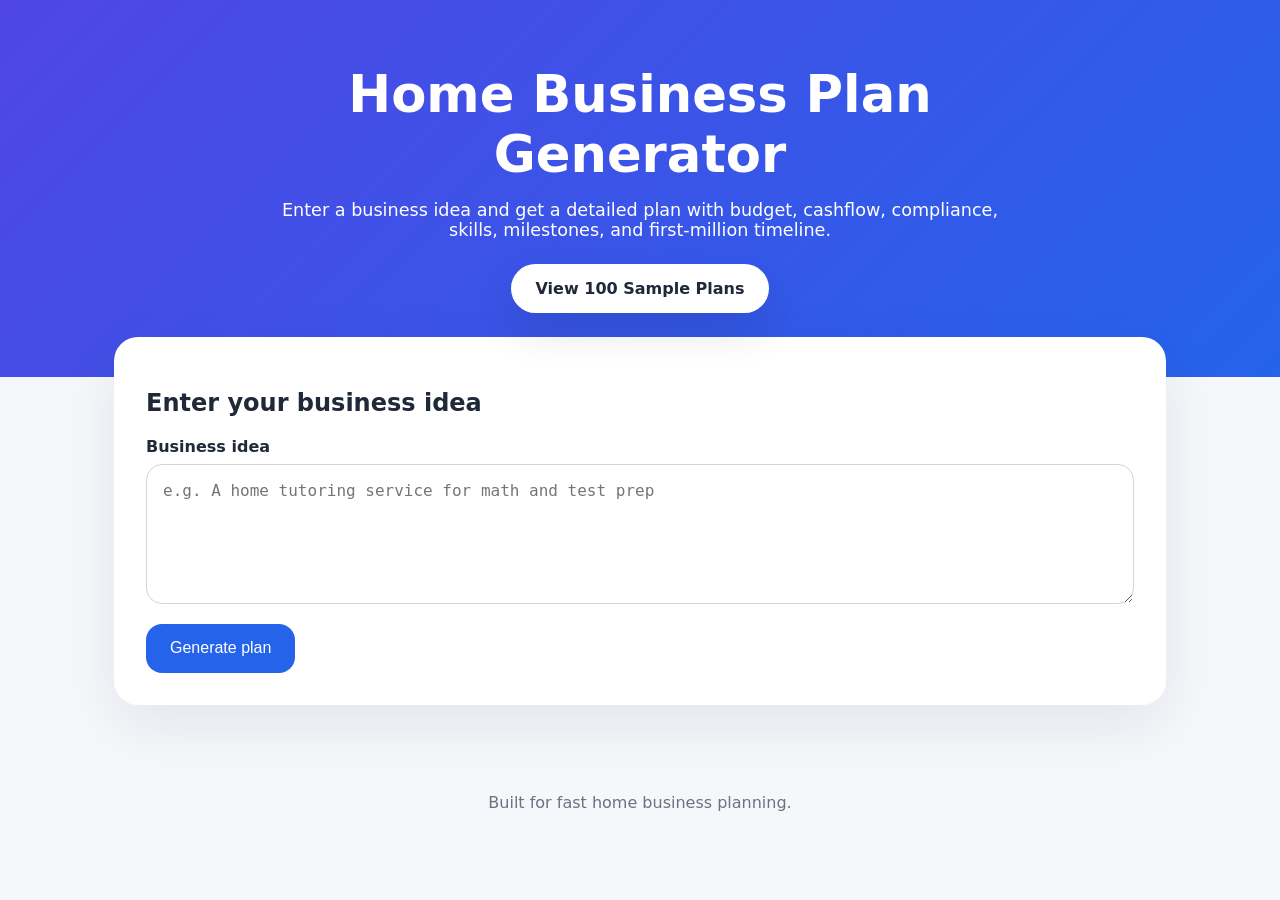
<file: web/index.html>
<!DOCTYPE html>
<html lang="en">
<head>
  <meta charset="UTF-8" />
  <meta name="viewport" content="width=device-width, initial-scale=1.0" />
  <title>Home Business Plan Generator</title>
  <link rel="stylesheet" href="styles.css" />
</head>
<body>
  <header class="hero">
    <div class="hero-content">
      <h1>Home Business Plan Generator</h1>
      <p>Enter a business idea and get a detailed plan with budget, cashflow, compliance, skills, milestones, and first-million timeline.</p>
      <a class="button" href="sample_plans.html">View 100 Sample Plans</a>
    </div>
  </header>

  <main class="container">
    <section class="form-card">
      <h2>Enter your business idea</h2>
      <form id="plan-form">
        <label for="idea">Business idea</label>
        <textarea id="idea" rows="4" placeholder="e.g. A home tutoring service for math and test prep"></textarea>
        <button type="submit">Generate plan</button>
      </form>
    </section>

    <section class="result-card hidden" id="result-card">
      <h2>Generated Business Plan</h2>
      <div id="result"></div>
      <button id="copy-button">Copy to clipboard</button>
    </section>
  </main>

  <footer class="footer">
    <p>Built for fast home business planning.</p>
  </footer>

  <script src="app.js"></script>
</body>
</html>
</file>
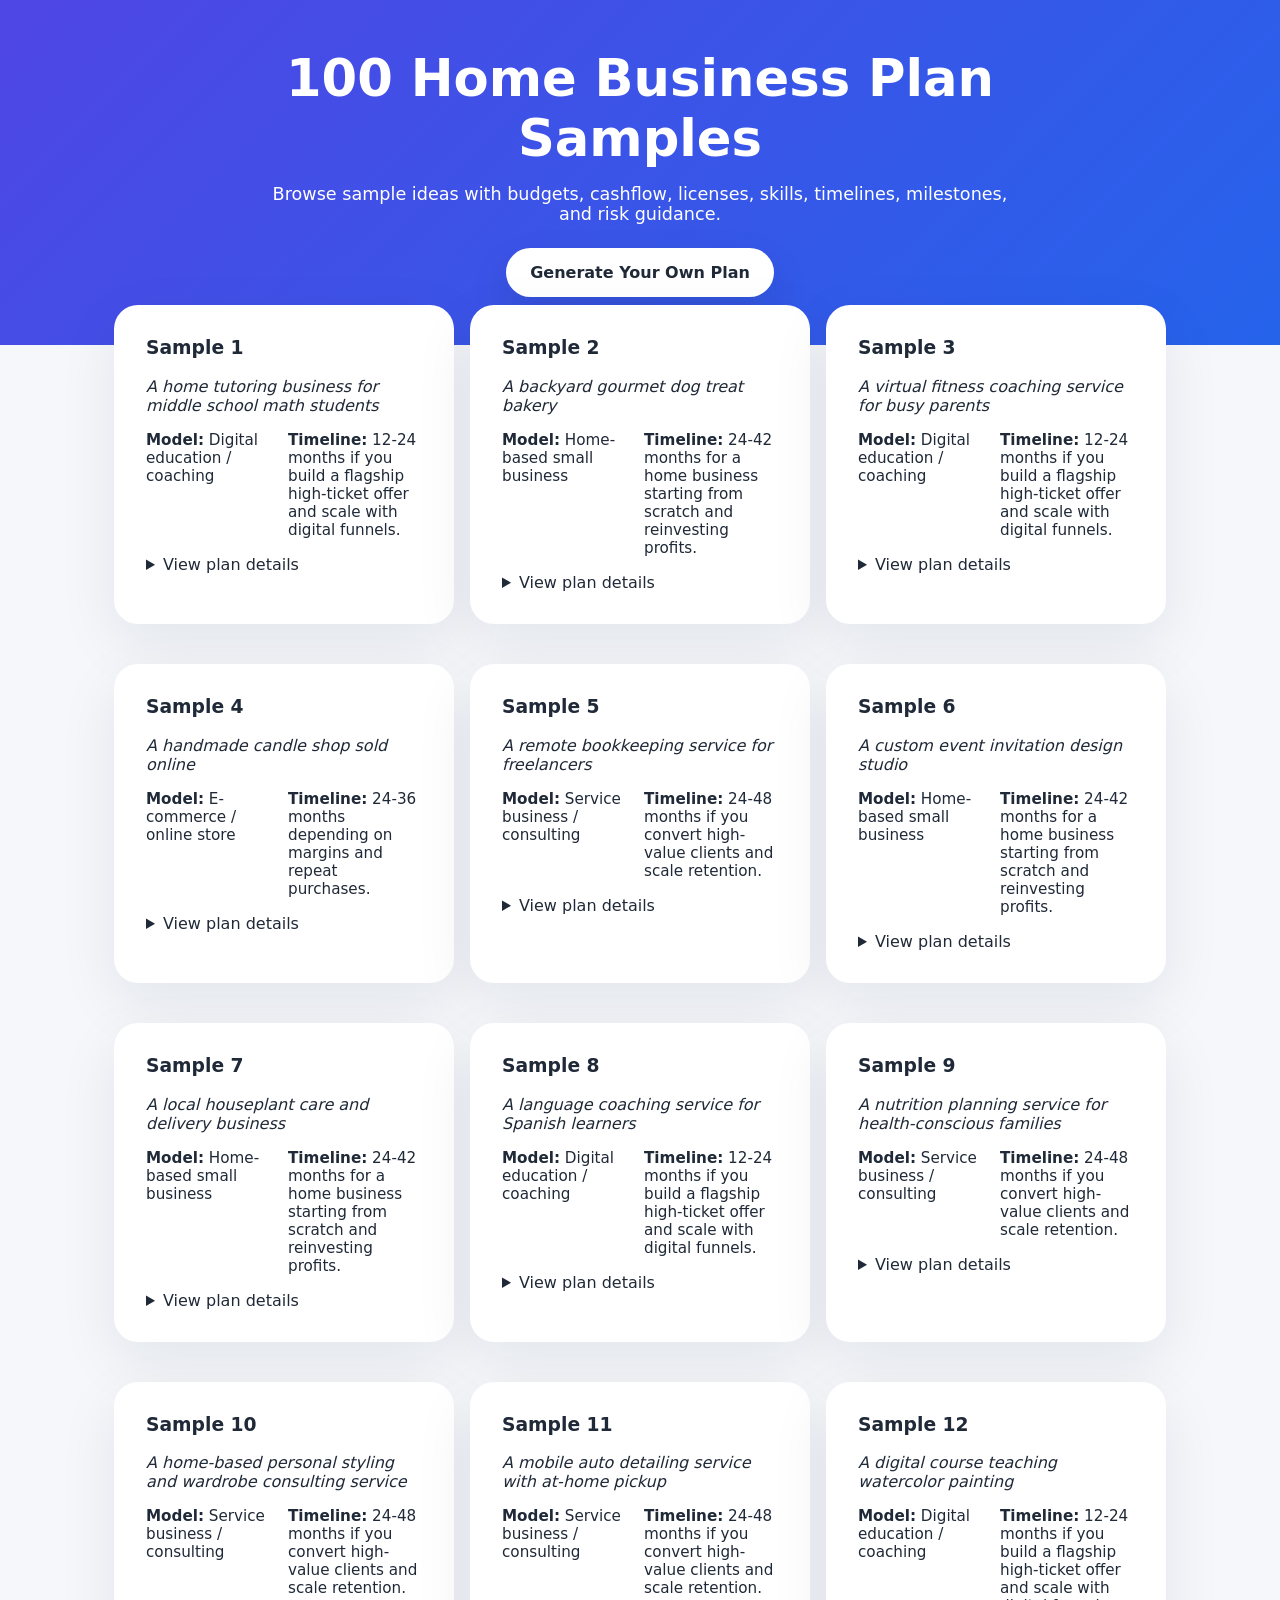
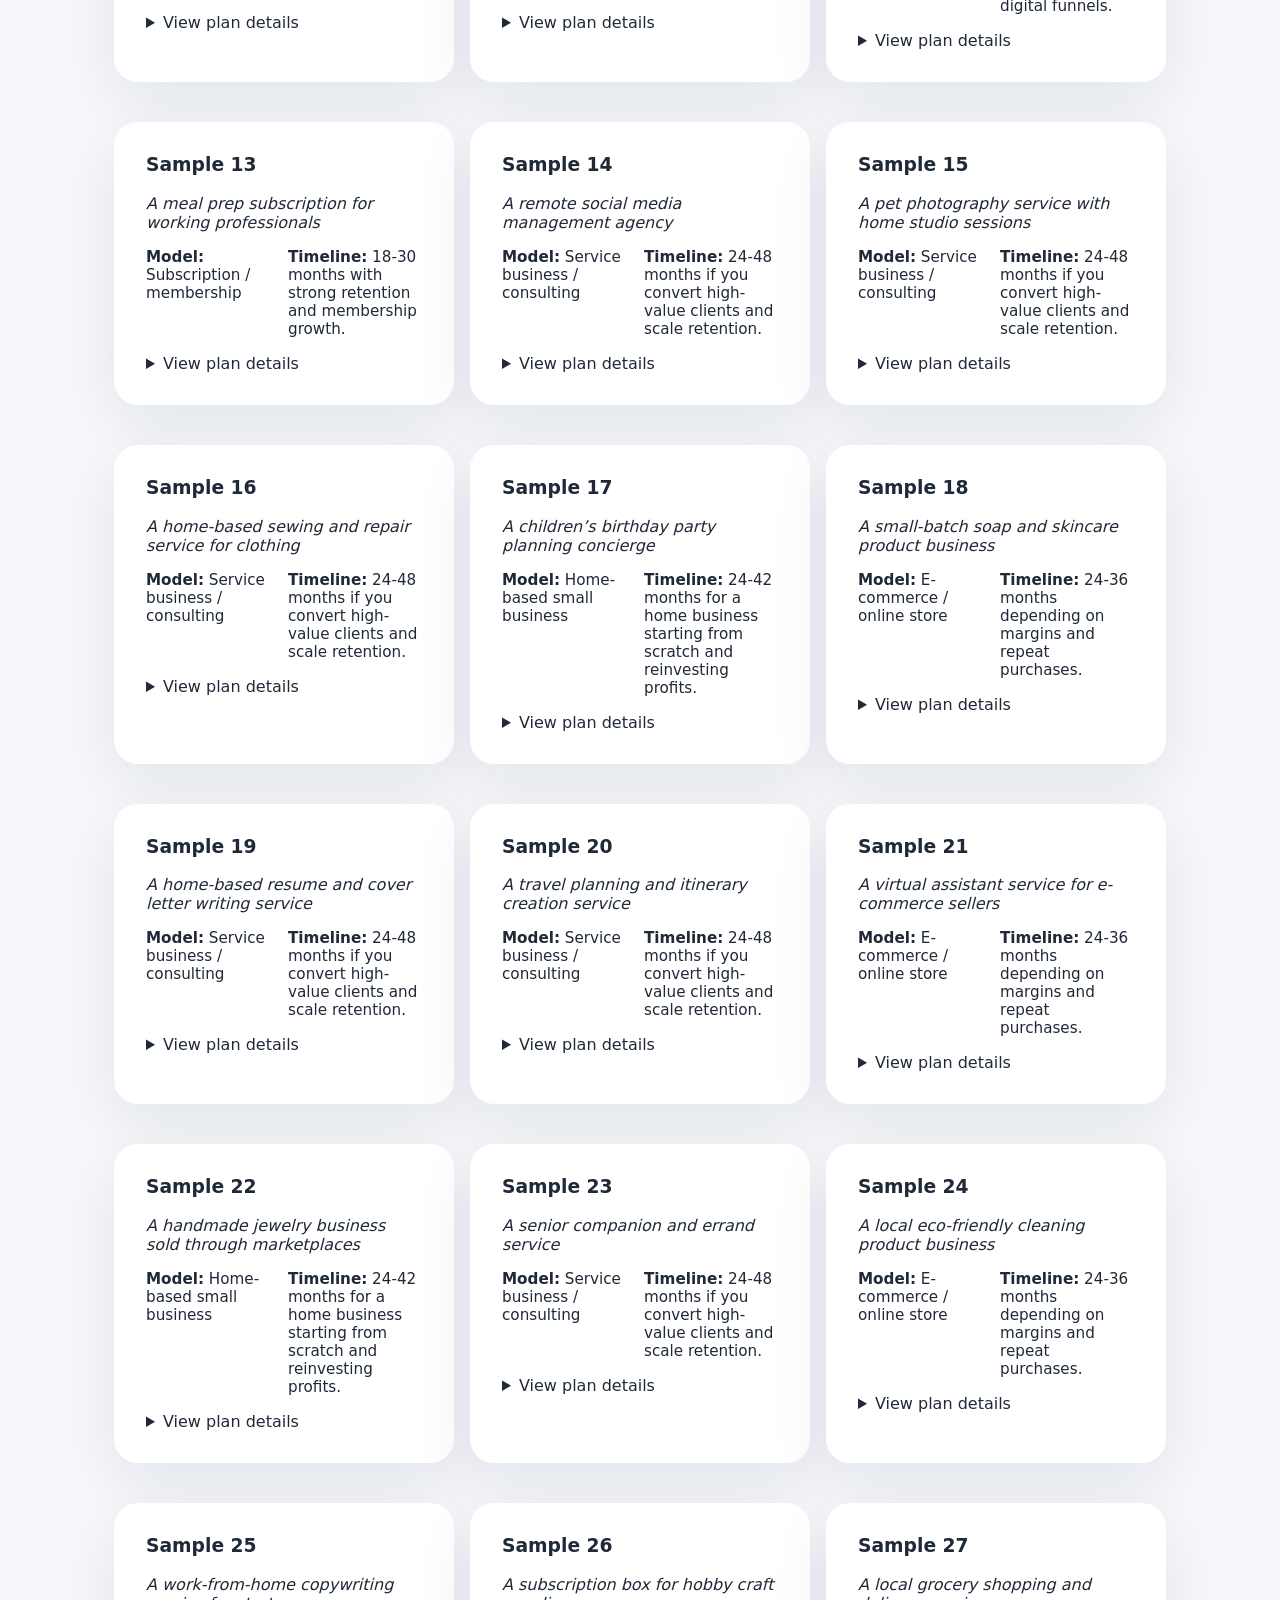
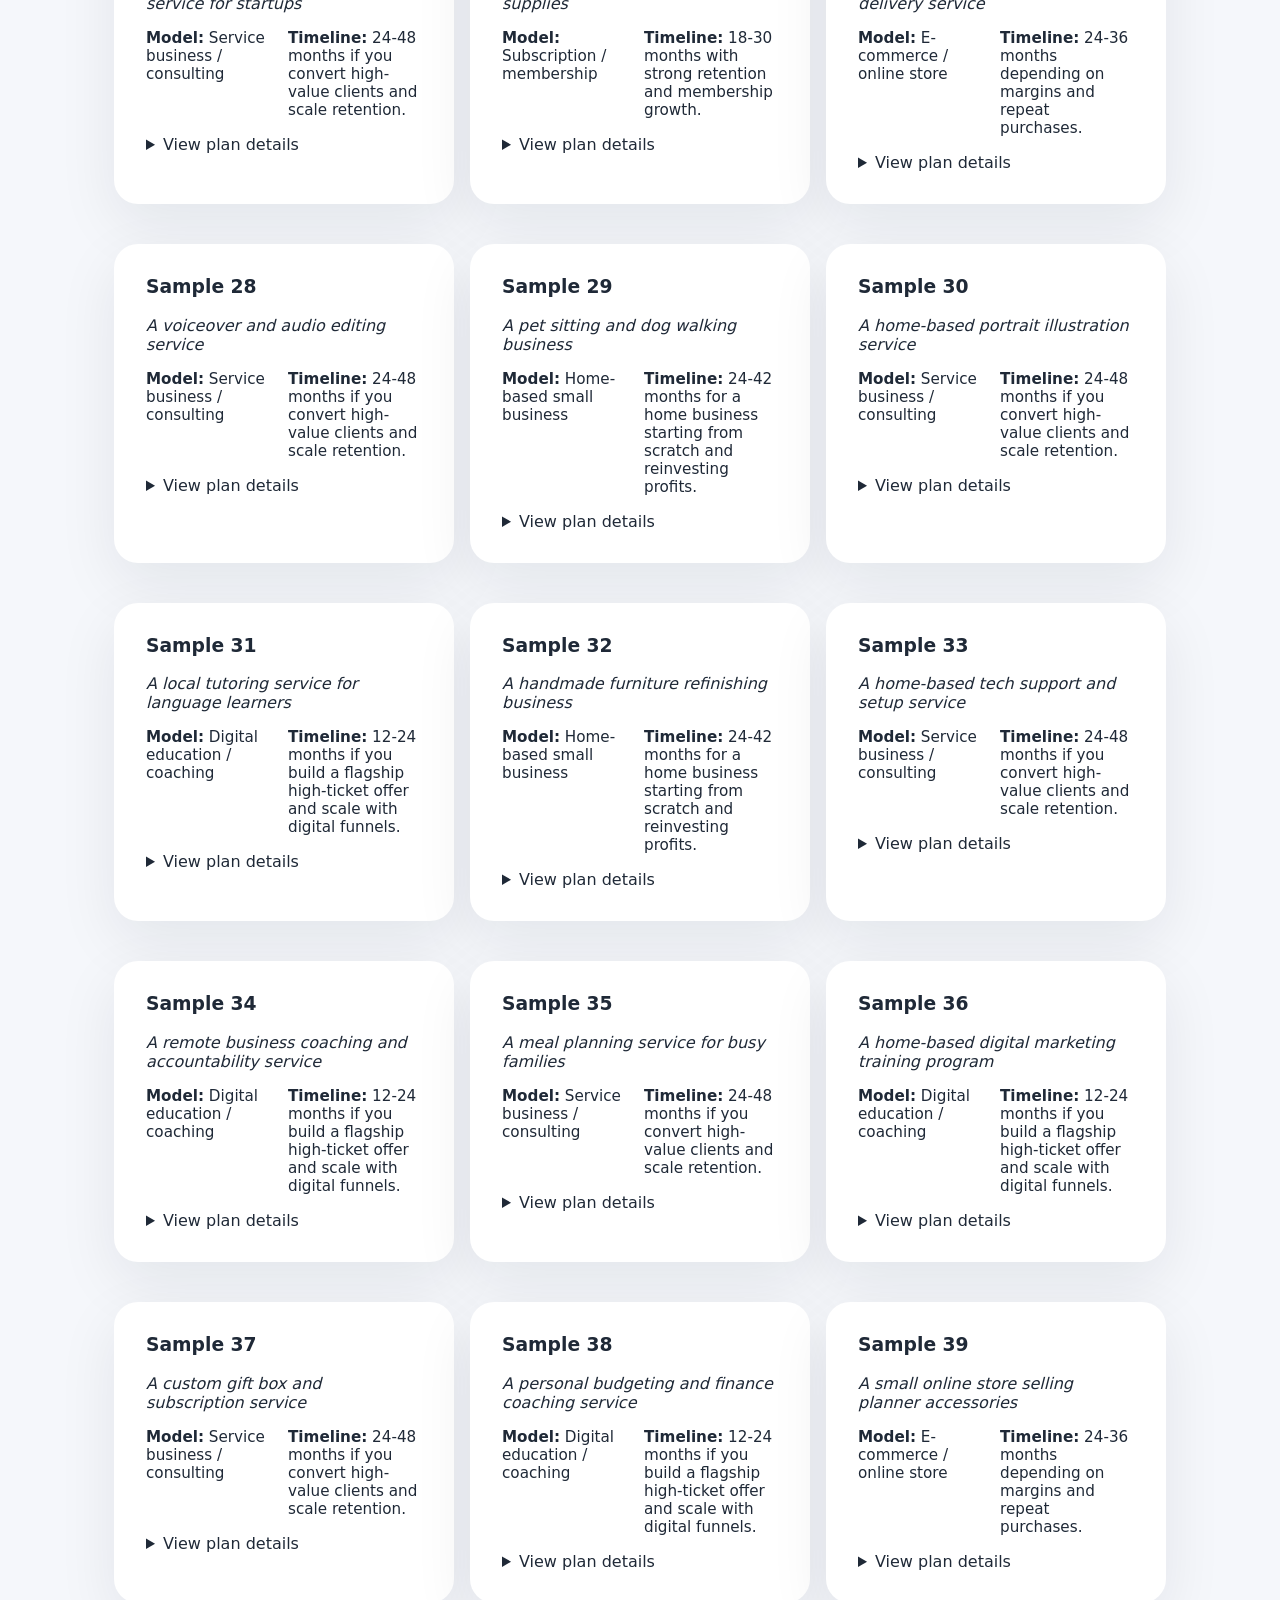
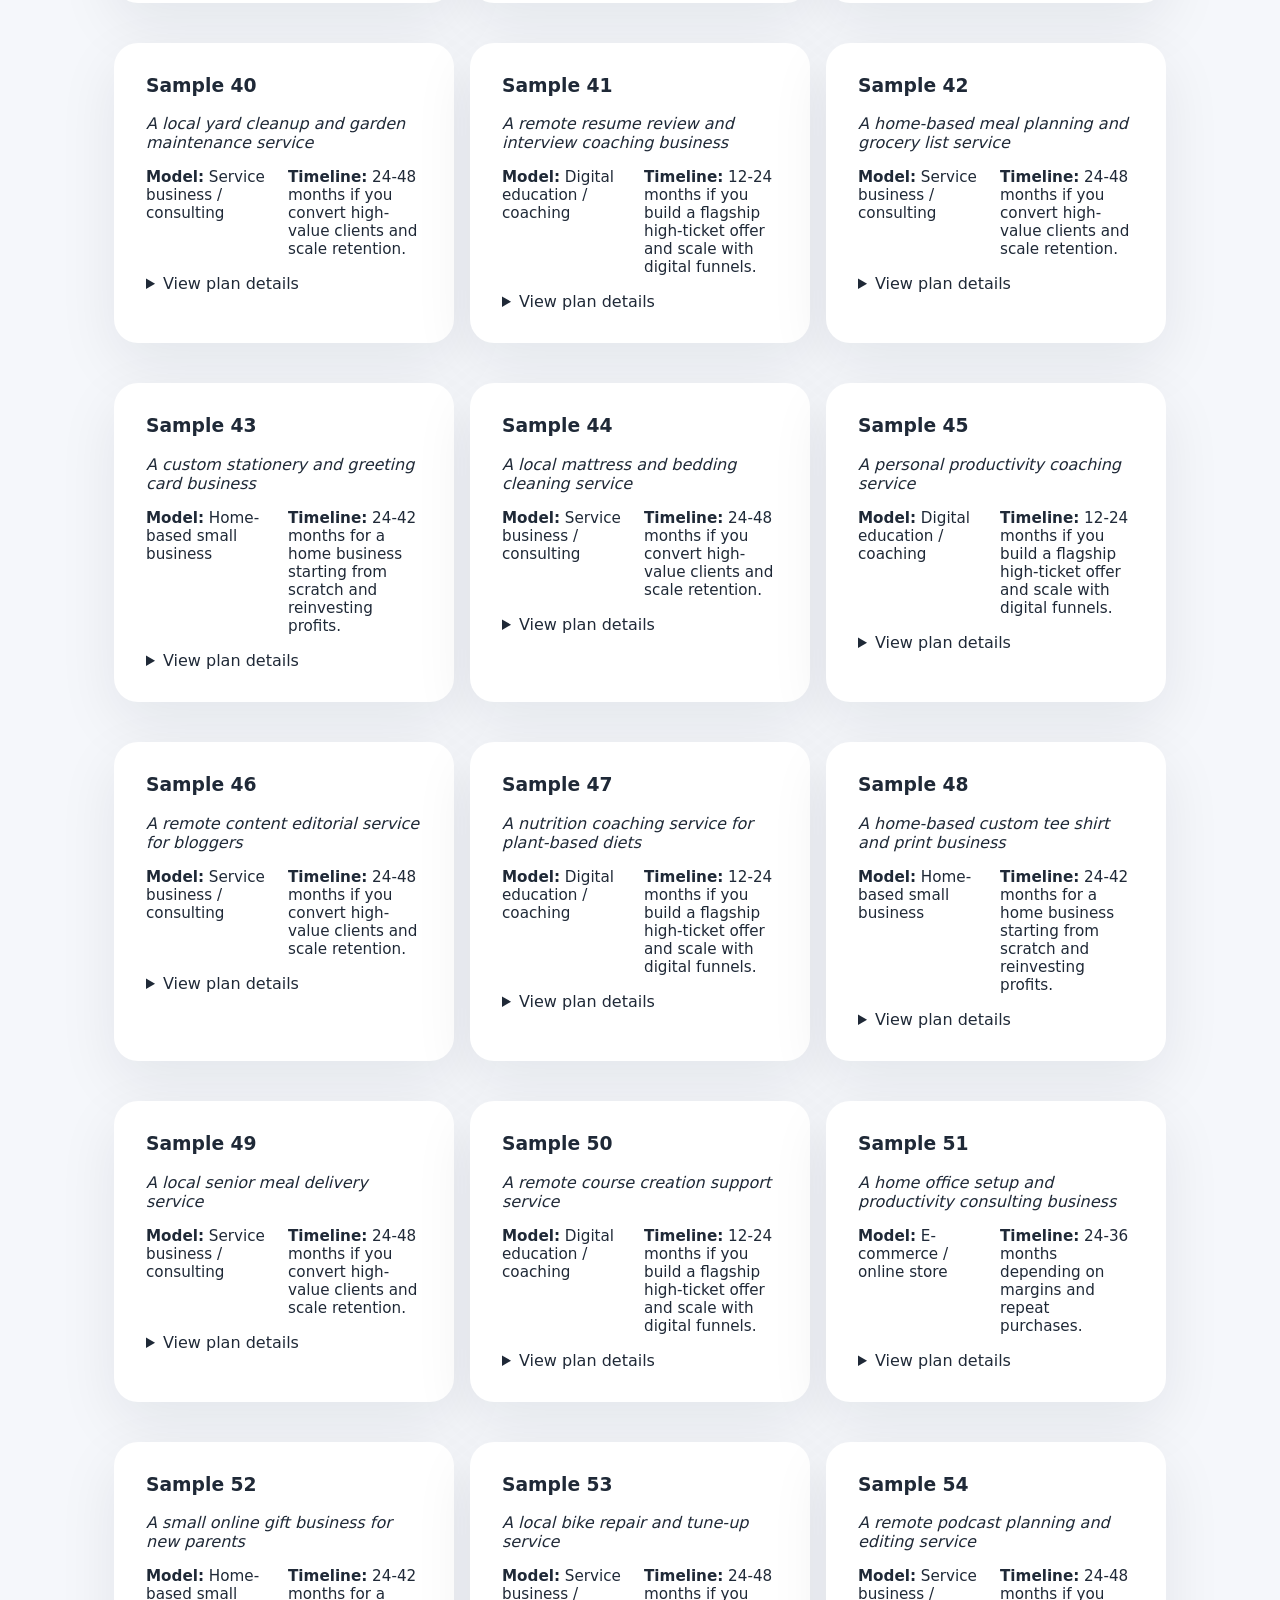
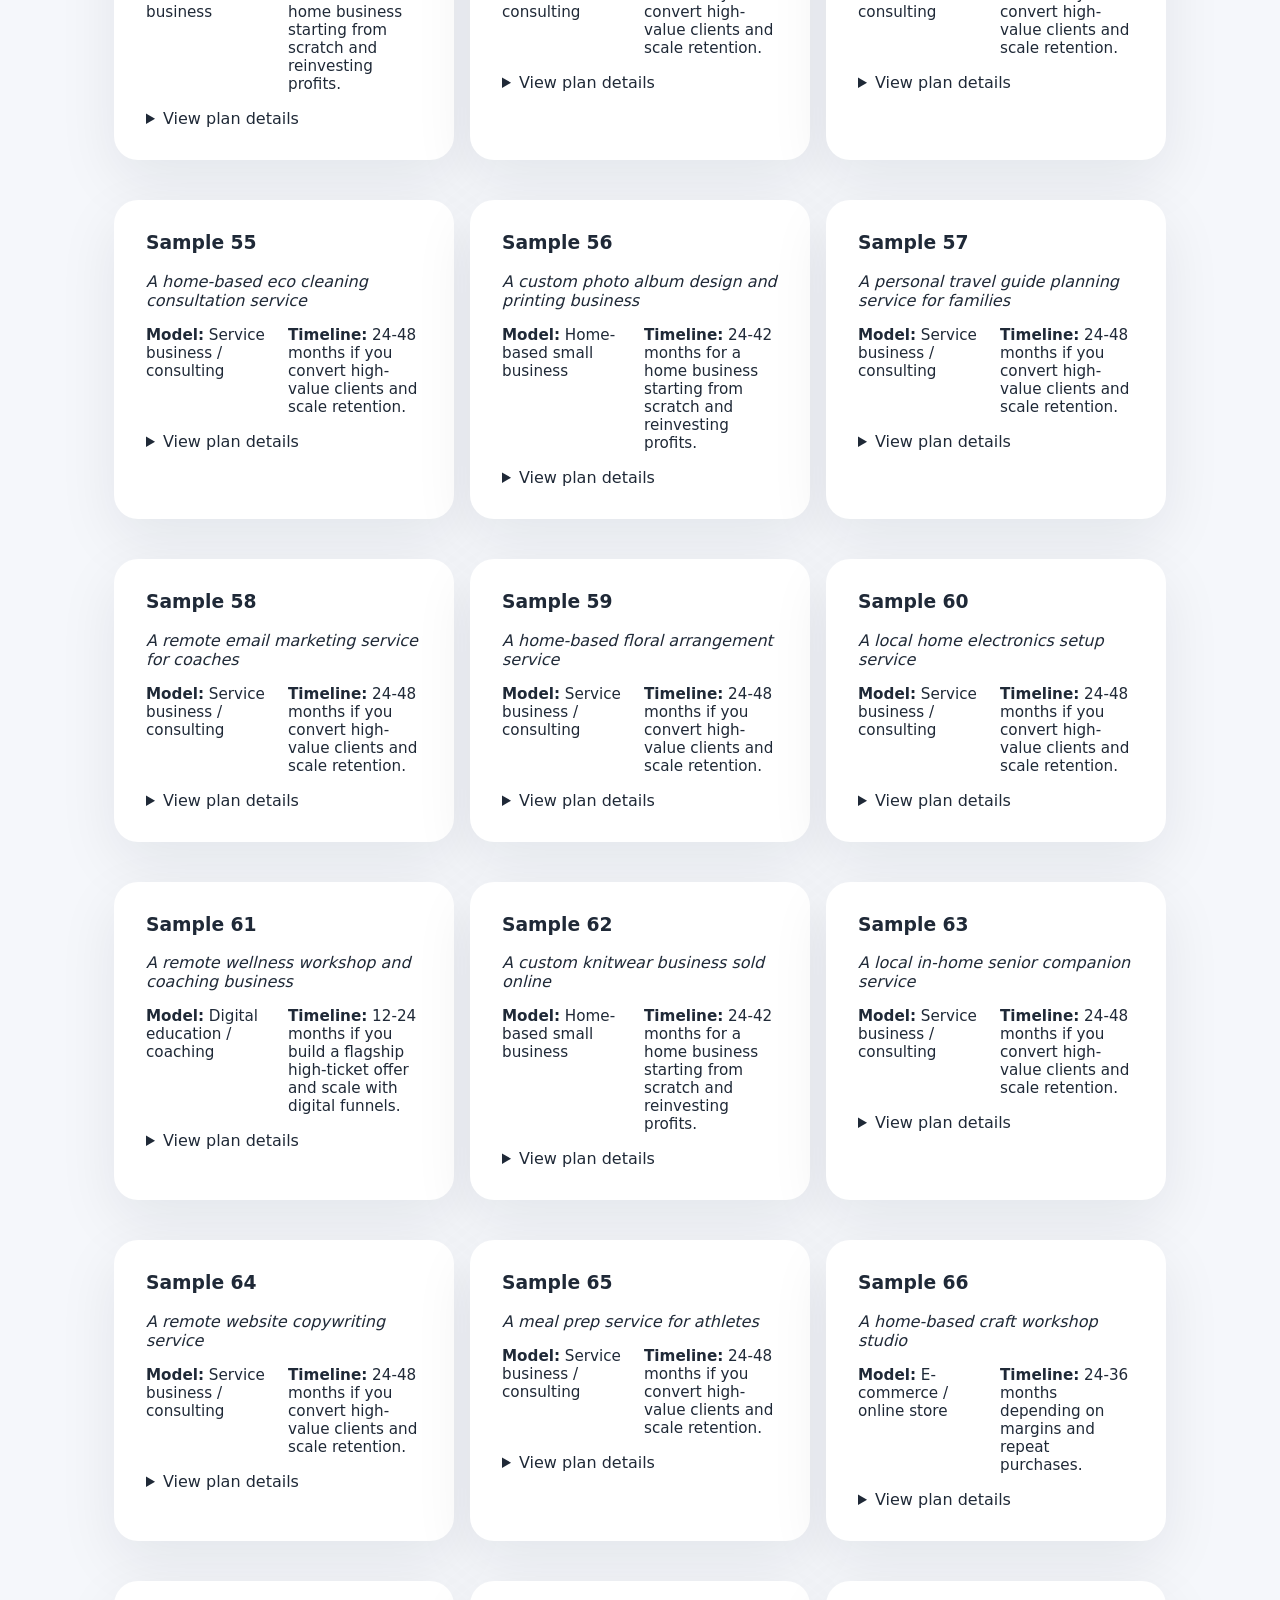
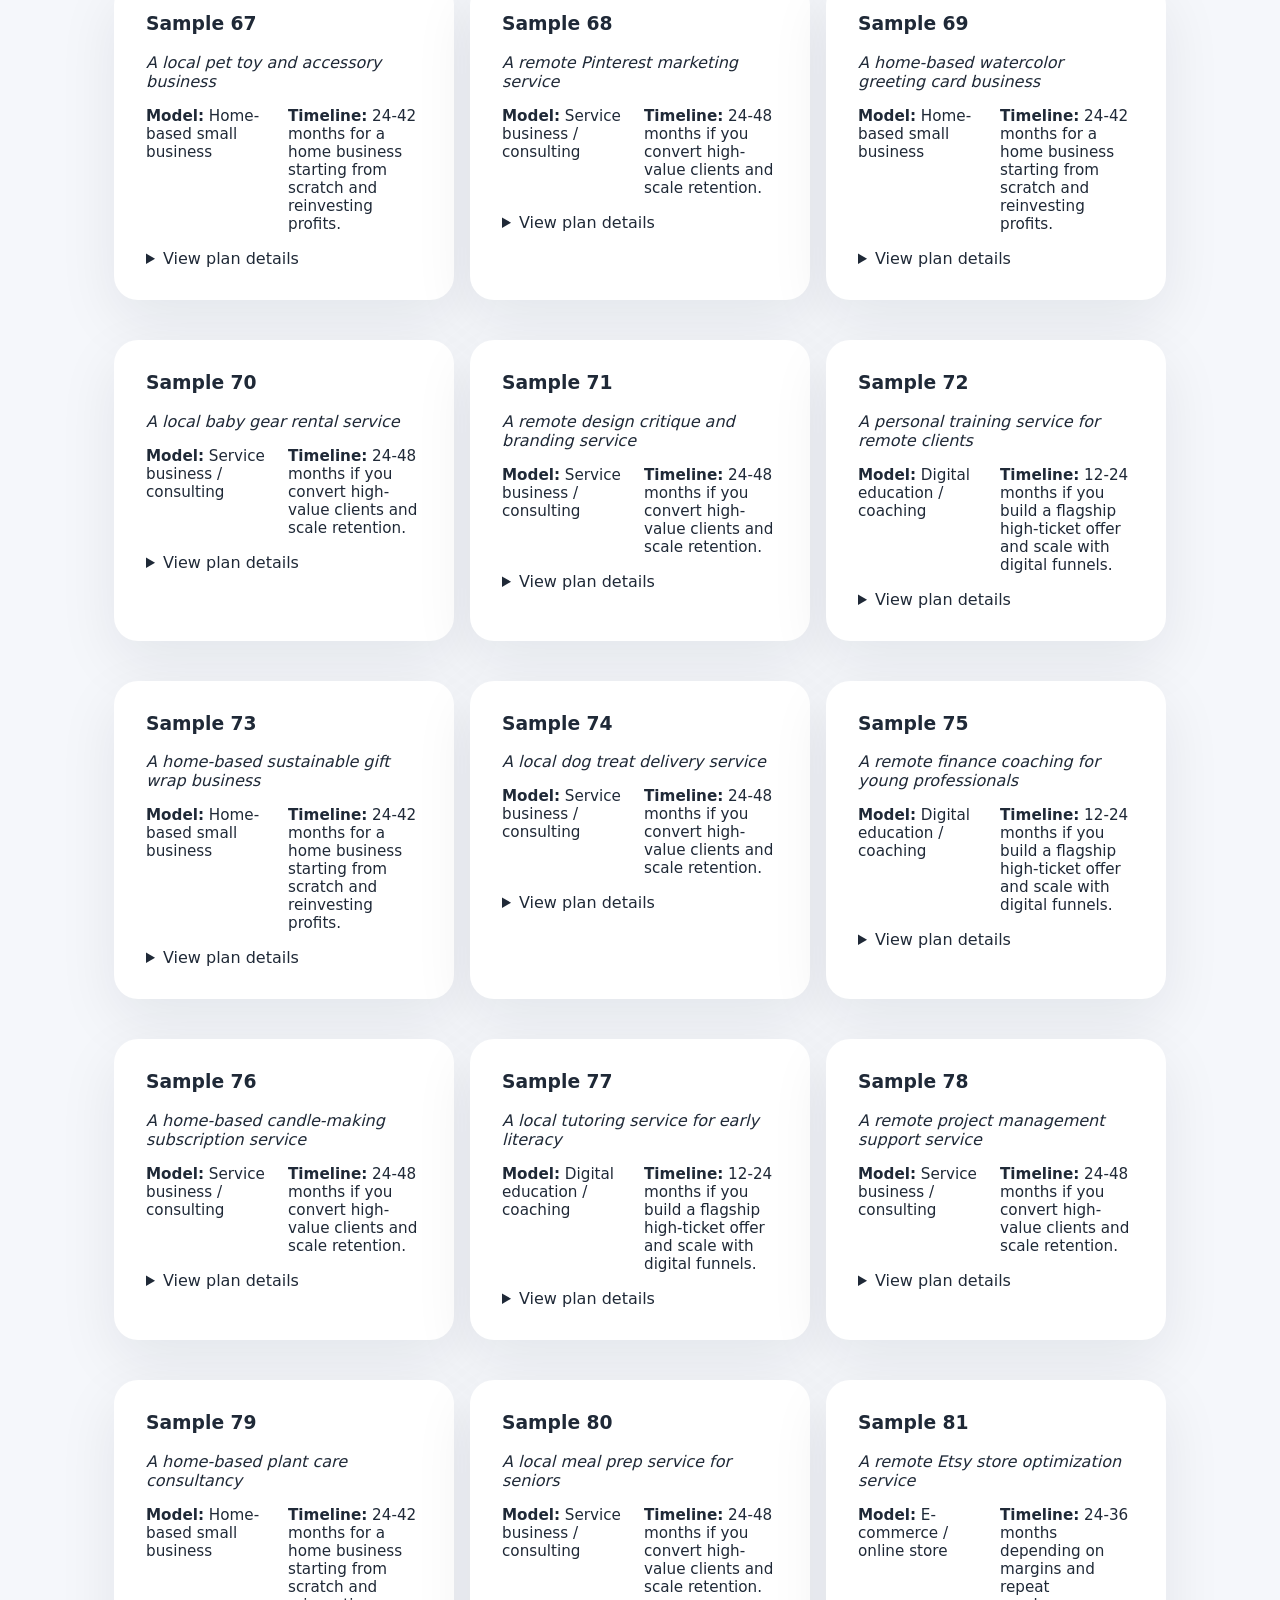
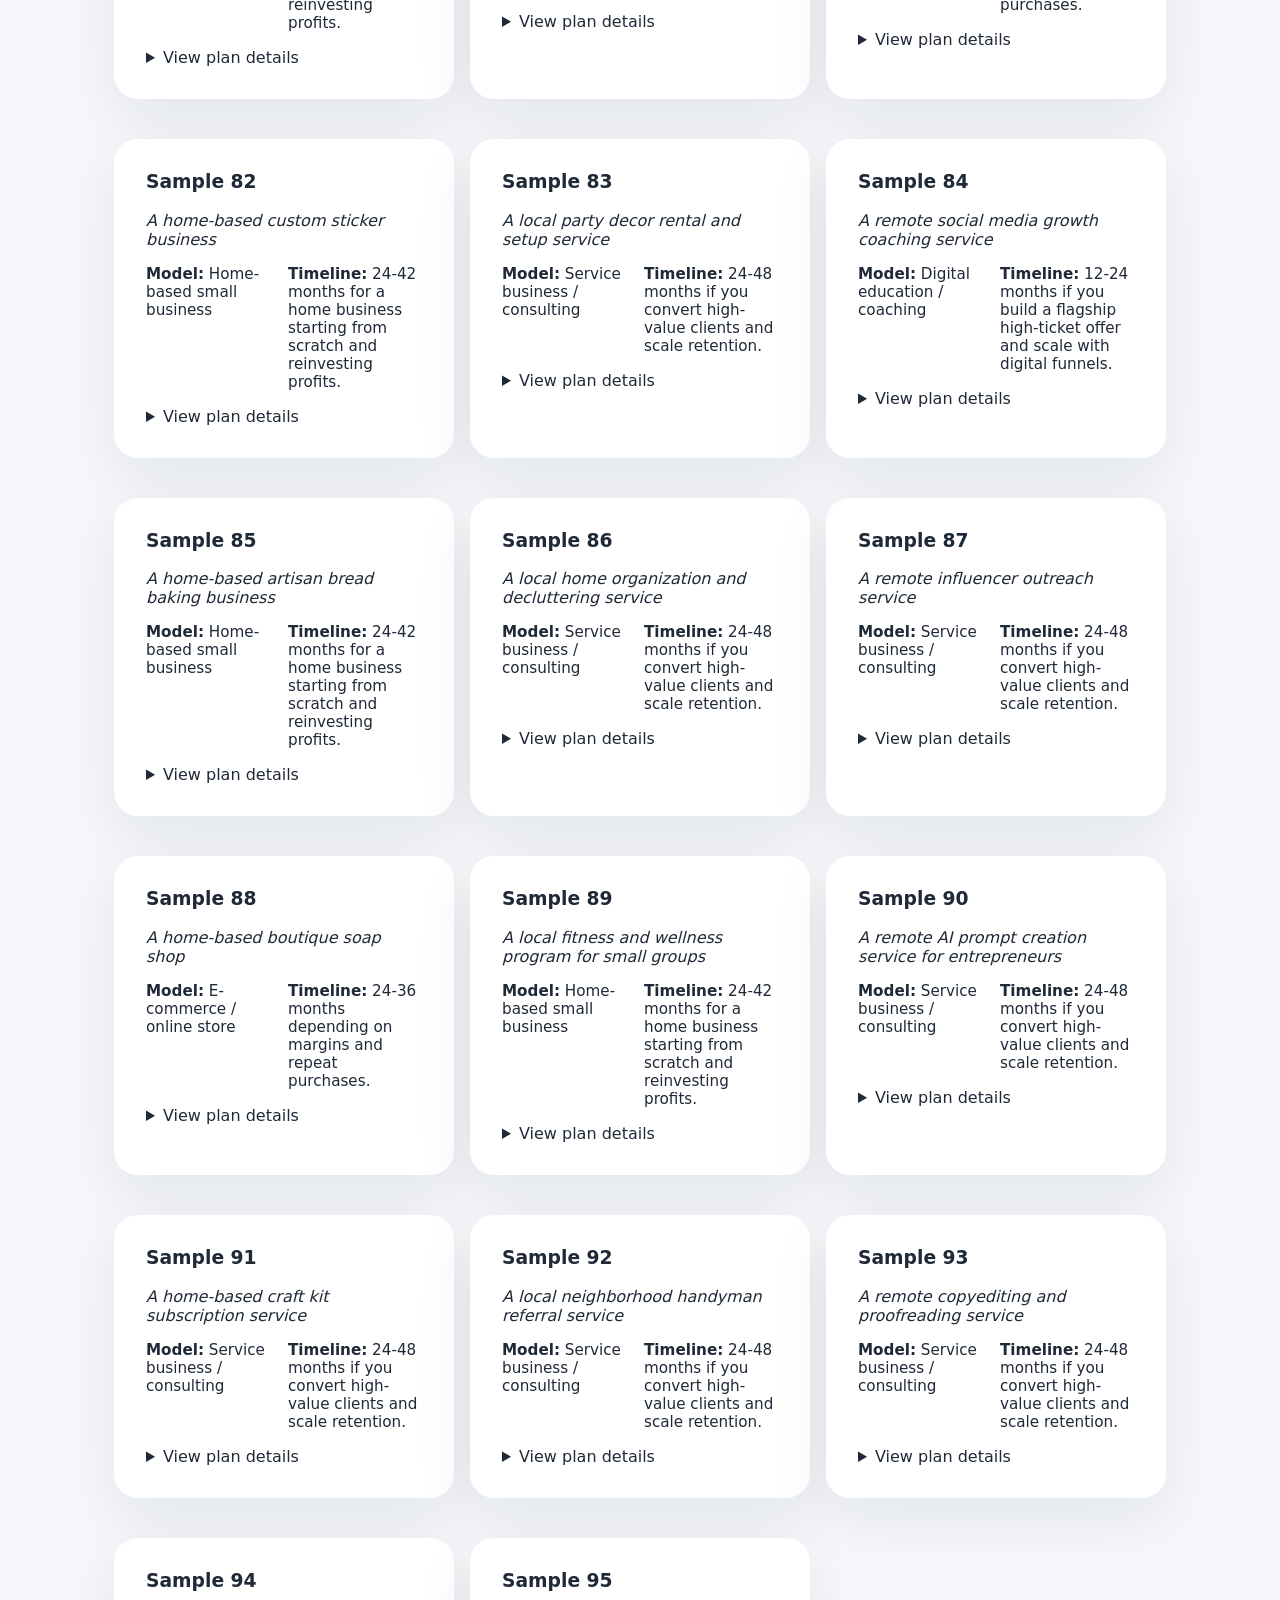
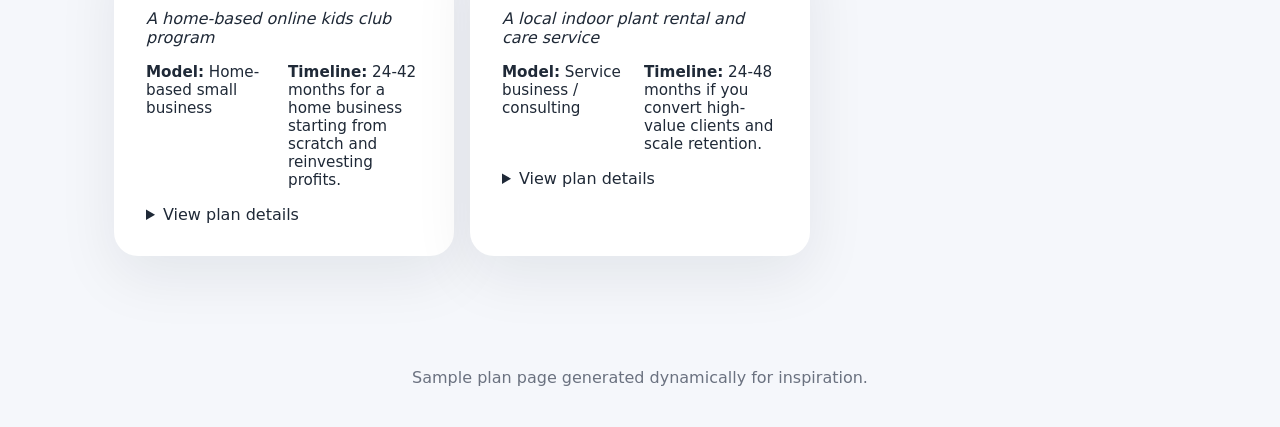
<file: web/sample_plans.html>
<!DOCTYPE html>
<html lang="en">
<head>
  <meta charset="UTF-8" />
  <meta name="viewport" content="width=device-width, initial-scale=1.0" />
  <title>100 Home Business Plan Samples</title>
  <link rel="stylesheet" href="styles.css" />
</head>
<body>
  <header class="hero small-hero">
    <div class="hero-content">
      <h1>100 Home Business Plan Samples</h1>
      <p>Browse sample ideas with budgets, cashflow, licenses, skills, timelines, milestones, and risk guidance.</p>
      <a class="button" href="index.html">Generate Your Own Plan</a>
    </div>
  </header>

  <main class="container">
    <section id="samples" class="samples-grid"></section>
  </main>

  <footer class="footer">
    <p>Sample plan page generated dynamically for inspiration.</p>
  </footer>
  <script src="app.js"></script>
  <script>
    const sampleIdeas = [
      'A home tutoring business for middle school math students',
      'A backyard gourmet dog treat bakery',
      'A virtual fitness coaching service for busy parents',
      'A handmade candle shop sold online',
      'A remote bookkeeping service for freelancers',
      'A custom event invitation design studio',
      'A local houseplant care and delivery business',
      'A language coaching service for Spanish learners',
      'A nutrition planning service for health-conscious families',
      'A home-based personal styling and wardrobe consulting service',
      'A mobile auto detailing service with at-home pickup',
      'A digital course teaching watercolor painting',
      'A meal prep subscription for working professionals',
      'A remote social media management agency',
      'A pet photography service with home studio sessions',
      'A home-based sewing and repair service for clothing',
      'A children’s birthday party planning concierge',
      'A small-batch soap and skincare product business',
      'A home-based resume and cover letter writing service',
      'A travel planning and itinerary creation service',
      'A virtual assistant service for e-commerce sellers',
      'A handmade jewelry business sold through marketplaces',
      'A senior companion and errand service',
      'A local eco-friendly cleaning product business',
      'A work-from-home copywriting service for startups',
      'A subscription box for hobby craft supplies',
      'A local grocery shopping and delivery service',
      'A voiceover and audio editing service',
      'A pet sitting and dog walking business',
      'A home-based portrait illustration service',
      'A local tutoring service for language learners',
      'A handmade furniture refinishing business',
      'A home-based tech support and setup service',
      'A remote business coaching and accountability service',
      'A meal planning service for busy families',
      'A home-based digital marketing training program',
      'A custom gift box and subscription service',
      'A personal budgeting and finance coaching service',
      'A small online store selling planner accessories',
      'A local yard cleanup and garden maintenance service',
      'A remote resume review and interview coaching business',
      'A home-based meal planning and grocery list service',
      'A custom stationery and greeting card business',
      'A local mattress and bedding cleaning service',
      'A personal productivity coaching service',
      'A remote content editorial service for bloggers',
      'A nutrition coaching service for plant-based diets',
      'A home-based custom tee shirt and print business',
      'A local senior meal delivery service',
      'A remote course creation support service',
      'A home office setup and productivity consulting business',
      'A small online gift business for new parents',
      'A local bike repair and tune-up service',
      'A remote podcast planning and editing service',
      'A home-based eco cleaning consultation service',
      'A custom photo album design and printing business',
      'A personal travel guide planning service for families',
      'A remote email marketing service for coaches',
      'A home-based floral arrangement service',
      'A local home electronics setup service',
      'A remote wellness workshop and coaching business',
      'A custom knitwear business sold online',
      'A local in-home senior companion service',
      'A remote website copywriting service',
      'A meal prep service for athletes',
      'A home-based craft workshop studio',
      'A local pet toy and accessory business',
      'A remote Pinterest marketing service',
      'A home-based watercolor greeting card business',
      'A local baby gear rental service',
      'A remote design critique and branding service',
      'A personal training service for remote clients',
      'A home-based sustainable gift wrap business',
      'A local dog treat delivery service',
      'A remote finance coaching for young professionals',
      'A home-based candle-making subscription service',
      'A local tutoring service for early literacy',
      'A remote project management support service',
      'A home-based plant care consultancy',
      'A local meal prep service for seniors',
      'A remote Etsy store optimization service',
      'A home-based custom sticker business',
      'A local party decor rental and setup service',
      'A remote social media growth coaching service',
      'A home-based artisan bread baking business',
      'A local home organization and decluttering service',
      'A remote influencer outreach service',
      'A home-based boutique soap shop',
      'A local fitness and wellness program for small groups',
      'A remote AI prompt creation service for entrepreneurs',
      'A home-based craft kit subscription service',
      'A local neighborhood handyman referral service',
      'A remote copyediting and proofreading service',
      'A home-based online kids club program',
      'A local indoor plant rental and care service'
    ];

    const samplesContainer = document.getElementById('samples');
    sampleIdeas.slice(0, 100).forEach((idea, index) => {
      const plan = BusinessPlanTool.createPlan(idea);
      const card = document.createElement('article');
      card.className = 'sample-card';
      card.innerHTML = `
        <h3>Sample ${index + 1}</h3>
        <p class="sample-idea">${idea}</p>
        <div class="sample-grid">
          <div><strong>Model:</strong> ${plan.model}</div>
          <div><strong>Timeline:</strong> ${plan.firstMillionTimeline}</div>
        </div>
        <details>
          <summary>View plan details</summary>
          <div class="plan-section">
            <h4>Budget</h4>
            <ul>${Object.entries(plan.startupBudget).map(([key, value]) => `<li>${key}: ${value}</li>`).join('')}</ul>
          </div>
          <div class="plan-section">
            <h4>Cashflow</h4>
            <ul>${Object.entries(plan.cashflow).map(([key, value]) => `<li>${key}: ${value}</li>`).join('')}</ul>
          </div>
          <div class="plan-section">
            <h4>Licenses</h4>
            <ul>${plan.licenseRequirements.map(item => `<li>${item}</li>`).join('')}</ul>
          </div>
          <div class="plan-section">
            <h4>Skills</h4>
            <p>${plan.requiredSkills.join(', ')}</p>
          </div>
          <div class="plan-section">
            <h4>Milestones</h4>
            <ul>${plan.milestones.map(item => `<li>${item}</li>`).join('')}</ul>
          </div>
          <div class="plan-section">
            <h4>Risks</h4>
            <ul>${plan.risks.map(item => `<li>${item}</li>`).join('')}</ul>
          </div>
        </details>
      `;
      samplesContainer.appendChild(card);
    });
  </script>
</file>
<file: web/styles.css>
* {
  box-sizing: border-box;
}

body {
  margin: 0;
  font-family: Inter, system-ui, -apple-system, BlinkMacSystemFont, "Segoe UI", sans-serif;
  background: #f5f7fb;
  color: #1f2937;
}

.hero {
  padding: 4rem 1.5rem;
  text-align: center;
  background: linear-gradient(135deg, #4f46e5 0%, #2563eb 100%);
  color: white;
}

.small-hero {
  padding: 3rem 1.5rem;
}

.hero-content {
  max-width: 860px;
  margin: 0 auto;
}

.hero h1 {
  font-size: clamp(2.5rem, 4vw, 4rem);
  margin: 0 0 1rem;
}

.hero p {
  font-size: 1.1rem;
  max-width: 760px;
  margin: 0 auto 1.5rem;
}

.button {
  display: inline-block;
  background: white;
  color: #1f2937;
  padding: 0.95rem 1.5rem;
  border-radius: 999px;
  text-decoration: none;
  font-weight: 600;
  box-shadow: 0 18px 40px rgba(15,23,42,.12);
}

.container {
  max-width: 1100px;
  margin: -2.5rem auto 3rem;
  padding: 0 1.5rem;
}

.form-card,
.result-card,
.sample-card {
  background: white;
  border-radius: 24px;
  padding: 2rem;
  box-shadow: 0 20px 60px rgba(15,23,42,.08);
  margin-bottom: 1.5rem;
}

label {
  display: block;
  font-weight: 700;
  margin-bottom: 0.5rem;
}

textarea {
  width: 100%;
  border: 1px solid #d1d5db;
  border-radius: 16px;
  padding: 1rem;
  font-size: 1rem;
  min-height: 140px;
  resize: vertical;
}

button[type="submit"],
#copy-button {
  background: #2563eb;
  color: white;
  border: none;
  padding: 0.95rem 1.5rem;
  border-radius: 16px;
  cursor: pointer;
  font-size: 1rem;
  margin-top: 1rem;
}

button[type="submit"]:hover,
#copy-button:hover,
.button:hover {
  opacity: 0.95;
}

.result-card.hidden {
  display: none;
}

.result-card pre {
  background: #f8fafc;
  border-radius: 16px;
  padding: 1rem;
  overflow-x: auto;
  white-space: pre-wrap;
  word-break: break-word;
}

.footer {
  text-align: center;
  color: #6b7280;
  padding: 1.5rem;
}

.samples-grid {
  display: grid;
  grid-template-columns: repeat(auto-fit, minmax(320px, 1fr));
  gap: 1rem;
}

.sample-card h3 {
  margin-top: 0;
}

.sample-idea {
  font-style: italic;
  margin: 0.5rem 0 1rem;
}

.sample-grid {
  display: grid;
  grid-template-columns: 1fr 1fr;
  gap: 0.5rem;
  font-size: 0.95rem;
}

.sample-card details {
  margin-top: 1rem;
}

.plan-section {
  margin-top: 1rem;
}

.plan-section h4 {
  margin-bottom: 0.4rem;
}
</file>
